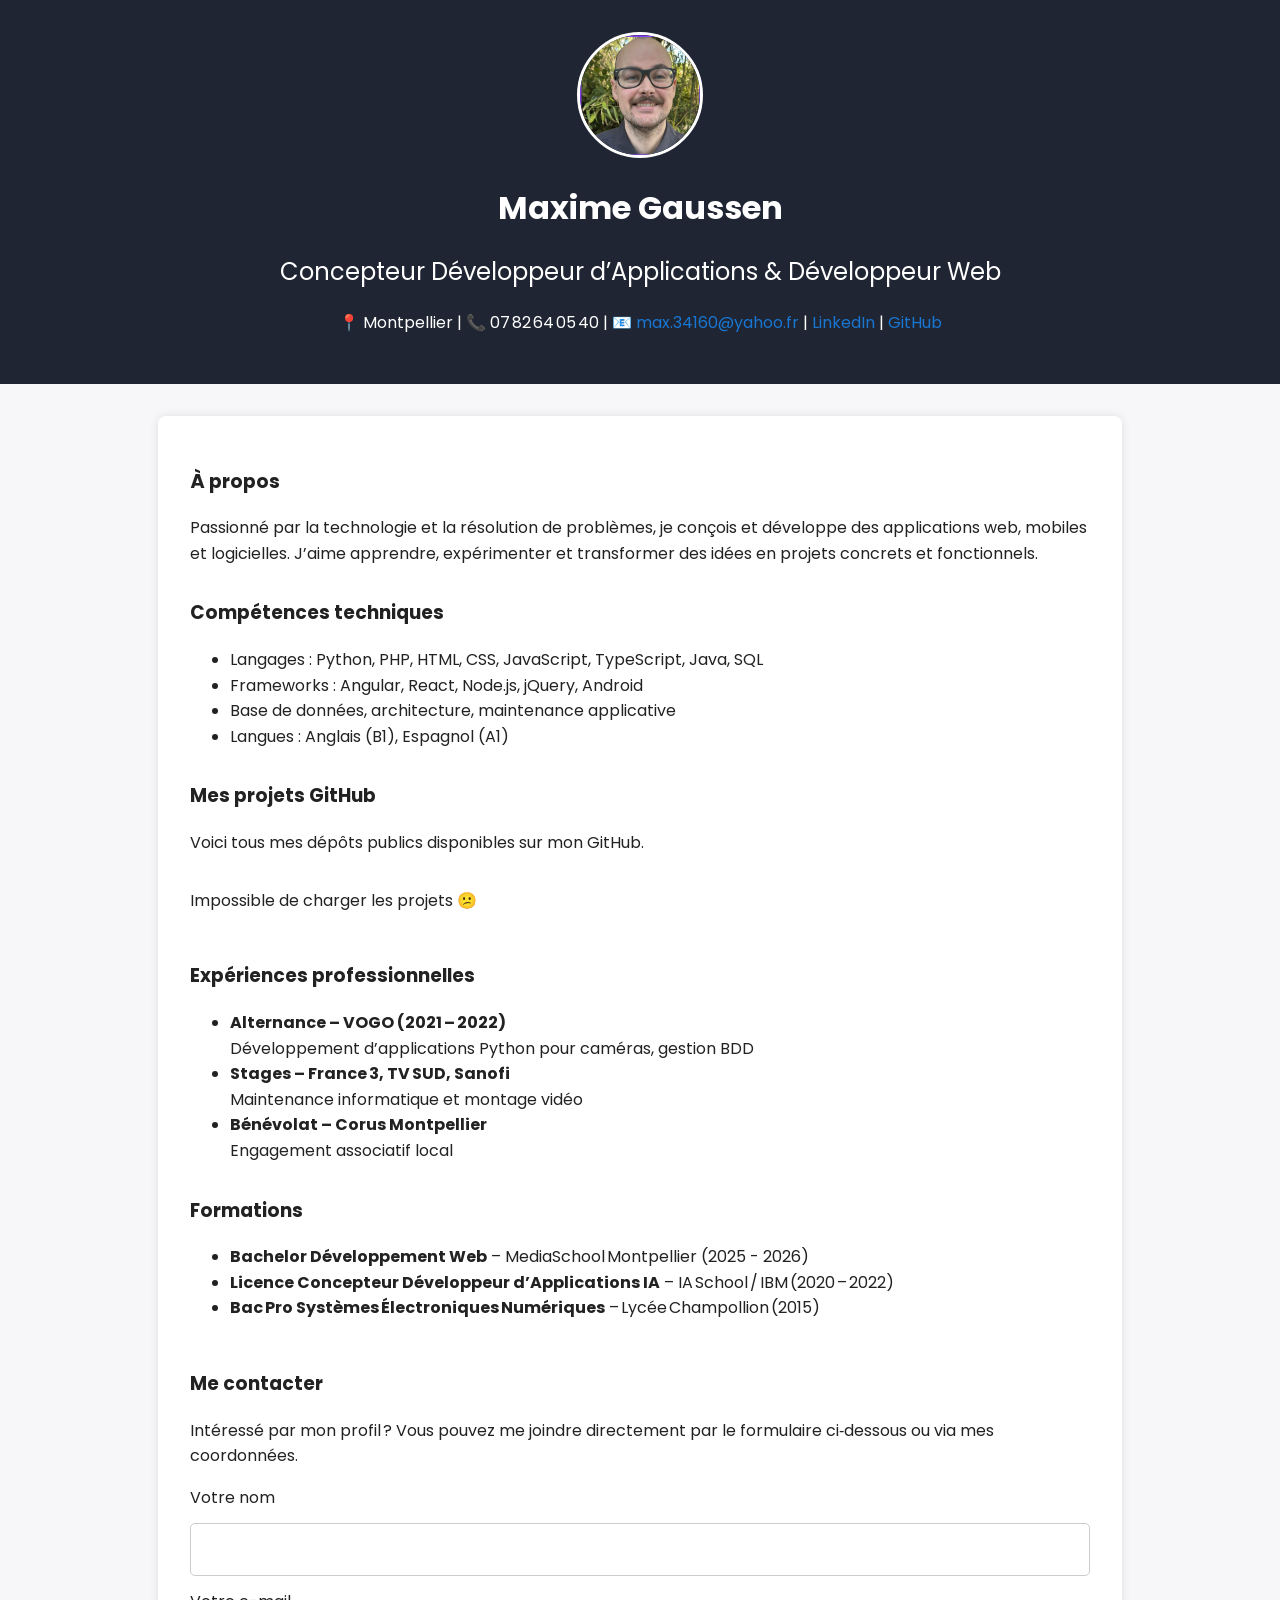
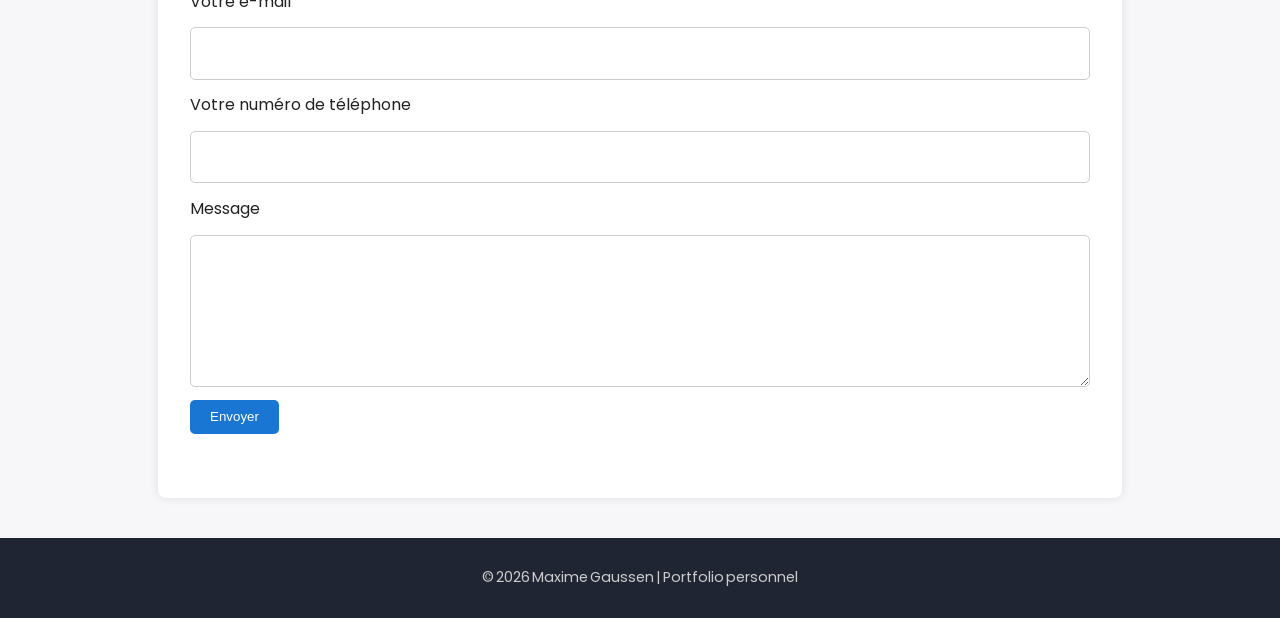
<file: index.html>
<!DOCTYPE html>
<html lang="fr">
<head>
  <meta charset="UTF-8">
  <meta name="viewport" content="width=device-width, initial-scale=1.0">
  <title>Portfolio – Maxime Gaussen</title>
  <link rel="stylesheet" href="style.css">
  <link rel="icon" type="image/png" href="images/photo.jpg">
</head>
<body>
  <header>
    <img src="images/photo.jpg" alt="Photo de Maxime Gaussen" class="photo">
    <h1>Maxime Gaussen</h1>
    <h2>Concepteur Développeur d’Applications & Développeur Web</h2>
    <p class="contact">
      📍 Montpellier | 📞 07 82 64 05 40 | 📧 
      <a href="mailto:max.34160@yahoo.fr">max.34160@yahoo.fr</a> |
      <a href="https://www.linkedin.com/in/maxime-gaussen-0110b3207/" target="_blank">LinkedIn</a> |
      <a href="https://github.com/Maxime-Gaussen" target="_blank">GitHub</a>
    </p>
  </header>
  <main>
    <section id="about">
      <h3>À propos</h3>
      <p>Passionné par la technologie et la résolution de problèmes, je conçois et développe des applications web, mobiles et logicielles. J’aime apprendre, expérimenter et transformer des idées en projets concrets et fonctionnels.</p>
    </section>
    <section id="skills">
      <h3>Compétences techniques</h3>
      <ul>
        <li>Langages : Python, PHP, HTML, CSS, JavaScript, TypeScript, Java, SQL</li>
        <li>Frameworks : Angular, React, Node.js, jQuery, Android</li>
        <li>Base de données, architecture, maintenance applicative</li>
        <li>Langues : Anglais (B1), Espagnol (A1)</li>
      </ul>
    </section>
    <section id="projects">
      <h3>Mes projets GitHub</h3>
      <p>Voici tous mes dépôts publics disponibles sur mon GitHub.</p>
      <div id="github-projects" class="projects-grid"></div>
    </section>
    <section id="experience">
      <h3>Expériences professionnelles</h3>
      <ul>
        <li><strong>Alternance – VOGO (2021 – 2022)</strong><br>Développement d’applications Python pour caméras, gestion BDD</li>
        <li><strong>Stages – France 3, TV SUD, Sanofi</strong><br>Maintenance informatique et montage vidéo</li>
        <li><strong>Bénévolat – Corus Montpellier</strong><br>Engagement associatif local</li>
      </ul>
    </section>
    <section id="education">
      <h3>Formations</h3>
      <ul>
        <li><strong>Bachelor Développement Web</strong> – MediaSchool Montpellier (2025 - 2026)</li>
        <li><strong>Licence Concepteur Développeur d’Applications IA</strong> – IA School / IBM (2020 – 2022)</li>
        <li><strong>Bac Pro Systèmes Électroniques Numériques</strong> – Lycée Champollion (2015)</li>
      </ul>
    </section>
    <section id="contact">
  <h3>Me contacter</h3>
  <p>Intéressé par mon profil ? Vous pouvez me joindre directement par le formulaire ci‑dessous ou via mes coordonnées.</p>
  <form class="contact-form" action="https://formspree.io/f/mrerddak" method="POST">
    <label for="name">Votre nom</label>
    <input type="text" id="name" name="name" required>
    <label for="email">Votre e-mail</label>
    <input type="email" id="email" name="_replyto" required>
    <label for="name">Votre numéro de téléphone</label>
    <input type="number" id="phone" name="phone" required>
    <label for="message">Message</label>
    <textarea id="message" name="message" rows="5" required></textarea>
    <button type="submit">Envoyer</button>
  </form>
</section>
  </main>
  <footer>
    <p>© 2026 Maxime Gaussen | Portfolio personnel</p>
  </footer>
<script>
fetch("https://api.github.com/users/Maxime-Gaussen/repos")
  .then(response => {
    if (!response.ok) throw new Error("Erreur API GitHub : " + response.status);
    return response.json();
  })
  .then(repos => {
    const container = document.getElementById("github-projects");
    container.innerHTML = "";
    if (!repos.length) {
      container.innerHTML = "<p>Aucun projet trouvé.</p>";
      return;
    }

    repos
      .filter(repo => repo.name !== "maxime-gaussen.github.io")
      .sort((a, b) => new Date(b.updated_at) - new Date(a.updated_at))
      .forEach(repo => {
        const div = document.createElement("div");
        div.className = "project-card";
        div.innerHTML = `
          <h4>📁 ${repo.name}</h4>
          <p>${repo.description || "Pas de description disponible."}</p>
          <a href="${repo.html_url}" target="_blank">Voir sur GitHub</a>
        `;
        container.appendChild(div);
      });
  })
  .catch(error => {
    console.error("Erreur GitHub :", error);
    document.getElementById("github-projects").innerHTML =
      "<p>Impossible de charger les projets 😕</p>";
  });
</script>


</body>
</html>
</file>
<file: style.css>
@import url('https://fonts.googleapis.com/css2?family=Poppins:wght@300;500;700&display=swap');

body {
  font-family: 'Poppins', sans-serif;
  margin: 0;
  background-color: #f7f7f9;
  color: #222;
  line-height: 1.6;
}

header {
  text-align: center;
  background-color: #1f2532;
  color: #fff;
  padding: 2em 1em;
}

header .photo {
  width: 120px;
  height: 120px;
  border-radius: 50%;
  border: 3px solid #fff;
}

h1 {
  margin: 0.5em 0 0 0;
}

h2 {
  margin-bottom: 0.8em;
  font-weight: 400;
}

a {
  color: #1976d2;
  text-decoration: none;
}

a:hover {
  text-decoration: underline;
}

main {
  max-width: 900px;
  margin: 2em auto;
  padding: 2em;
  background: #fff;
  box-shadow: 0 0 10px rgba(0,0,0,0.1);
  border-radius: 8px;
}

section {
  margin-bottom: 2em;
}

.projects-grid {
  display: grid;
  grid-template-columns: repeat(auto-fit, minmax(250px, 1fr));
  gap: 1em;
}

.project-card {
  background: #fafafa;
  border: 1px solid #ddd;
  border-radius: 6px;
  padding: 1em;
  transition: background 0.3s, transform 0.2s;
}

.project-card:hover {
  background: #eef6ff;
  transform: translateY(-3px);
}

footer {
  background-color: #1f2532;
  color: #ccc;
  text-align: center;
  padding: 1em;
  font-size: 0.9em;
  margin-top: 40px;
}
#contact {
  margin-top: 3em;
}
.contact-form {
  display: flex;
  flex-direction: column;
  gap: 0.8em;
  margin-top: 1em;
}
.contact-form input,
.contact-form textarea {
  padding: 0.8em;
  border: 1px solid #ccc;
  border-radius: 5px;
  font-family: inherit;
  font-size: 1em;
}
.contact-form button {
  align-self: flex-start;
  background-color: #1976d2;
  color: white;
  border: none;
  padding: 0.7em 1.5em;
  border-radius: 5px;
  cursor: pointer;
  font-weight: 500;
}
.contact-form button:hover {
  background-color: #125ea8;
}
</file>
